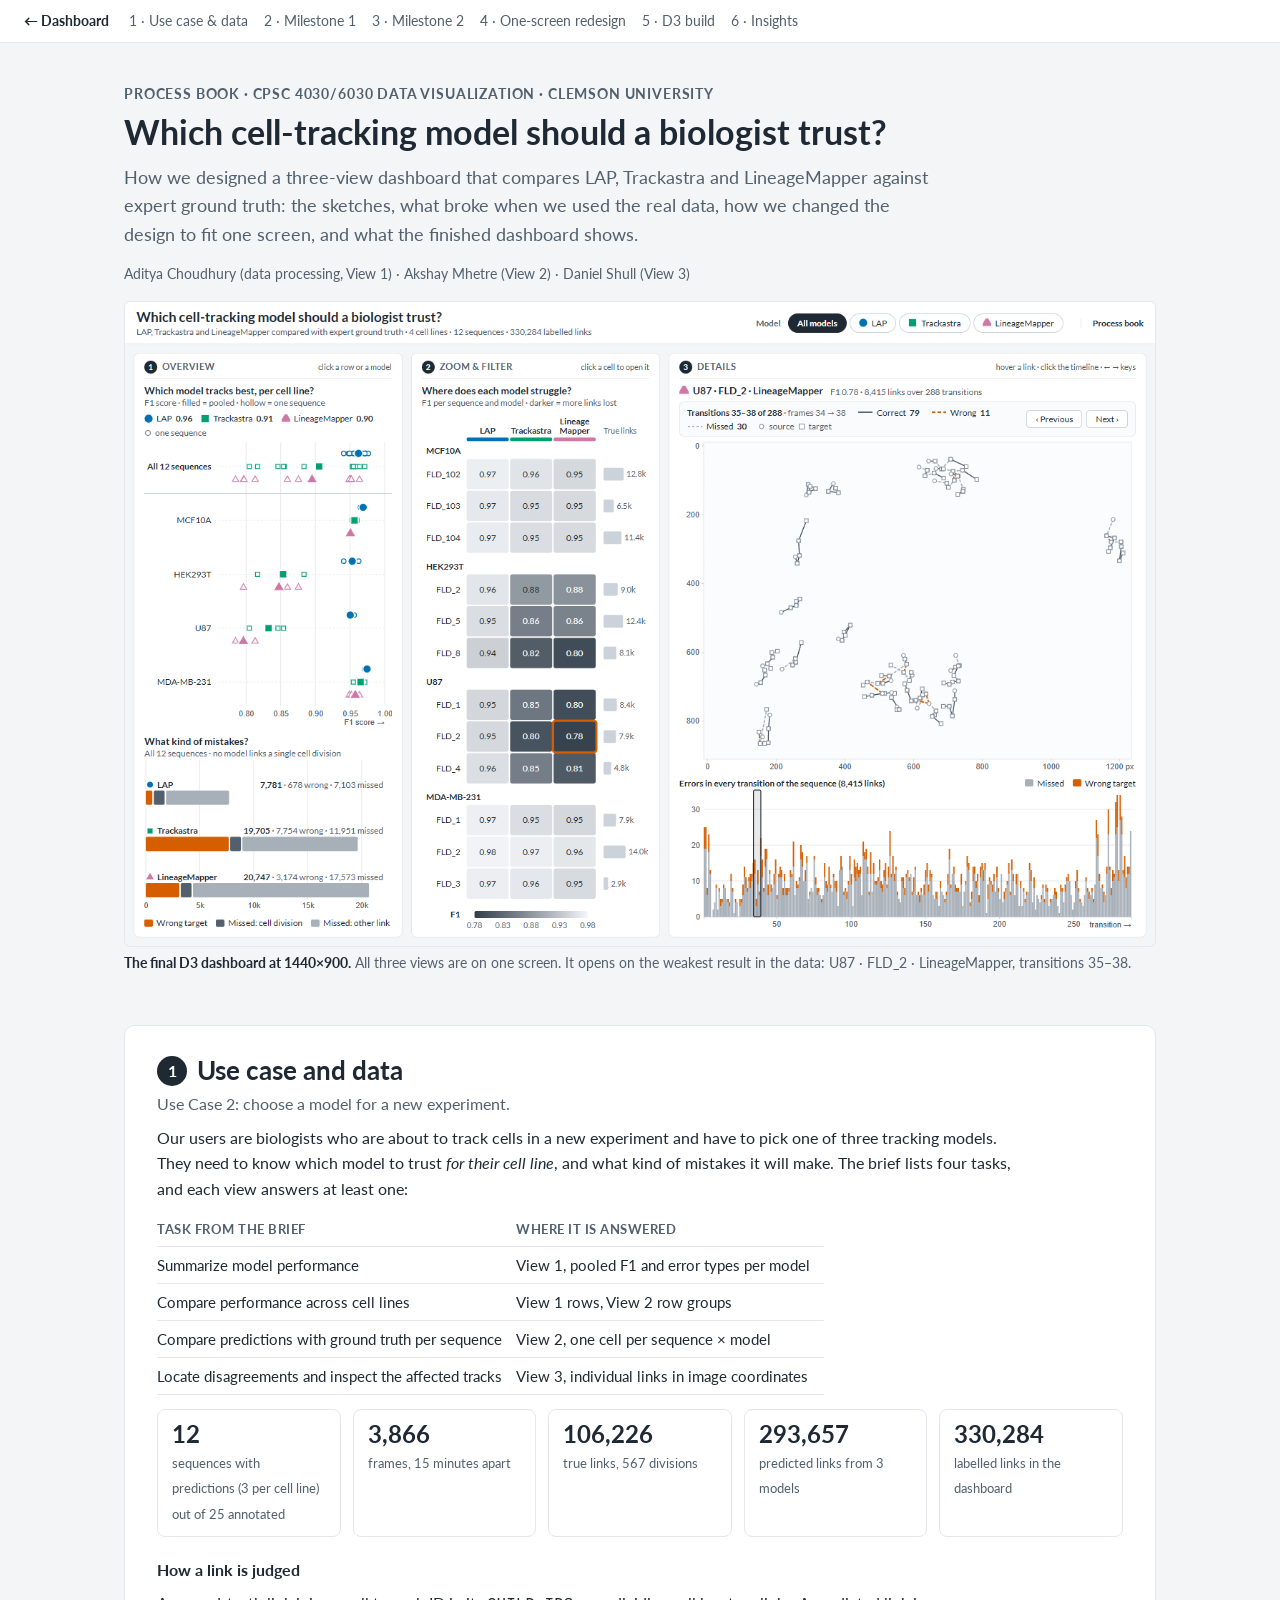
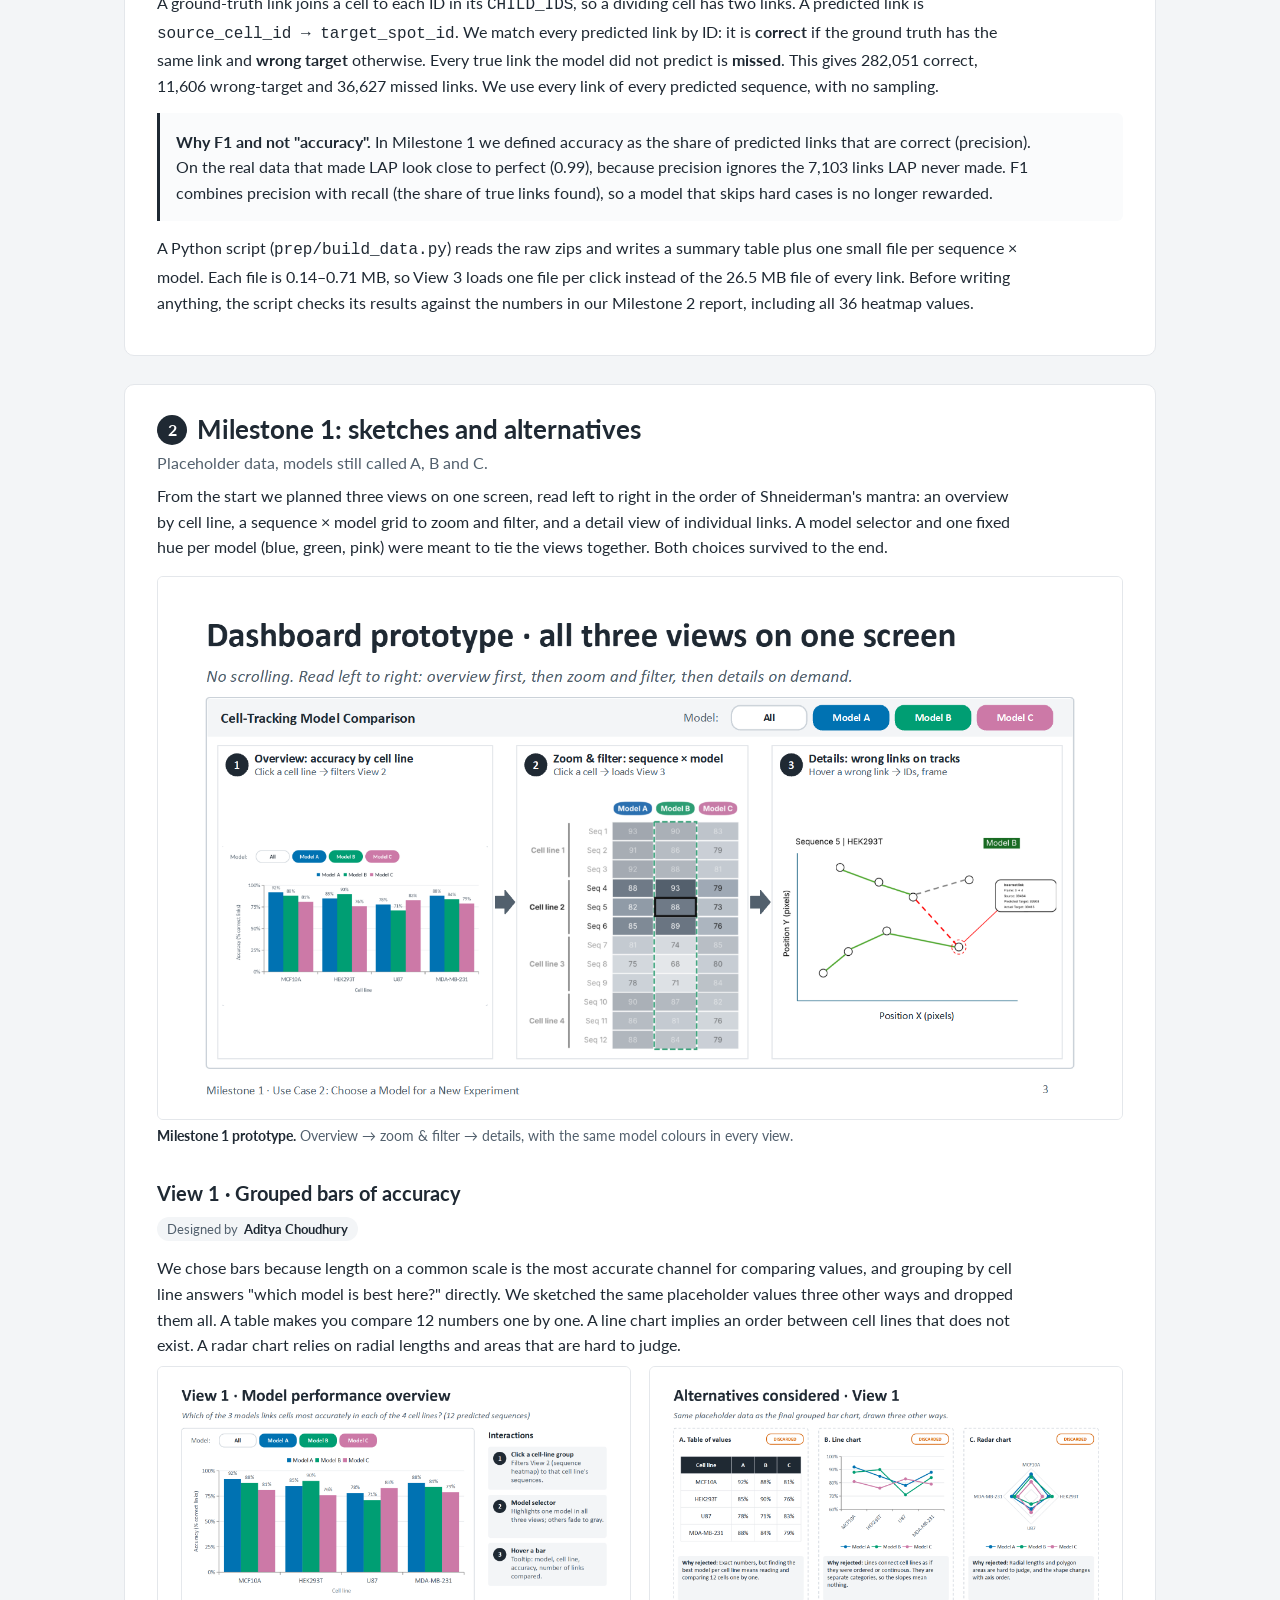
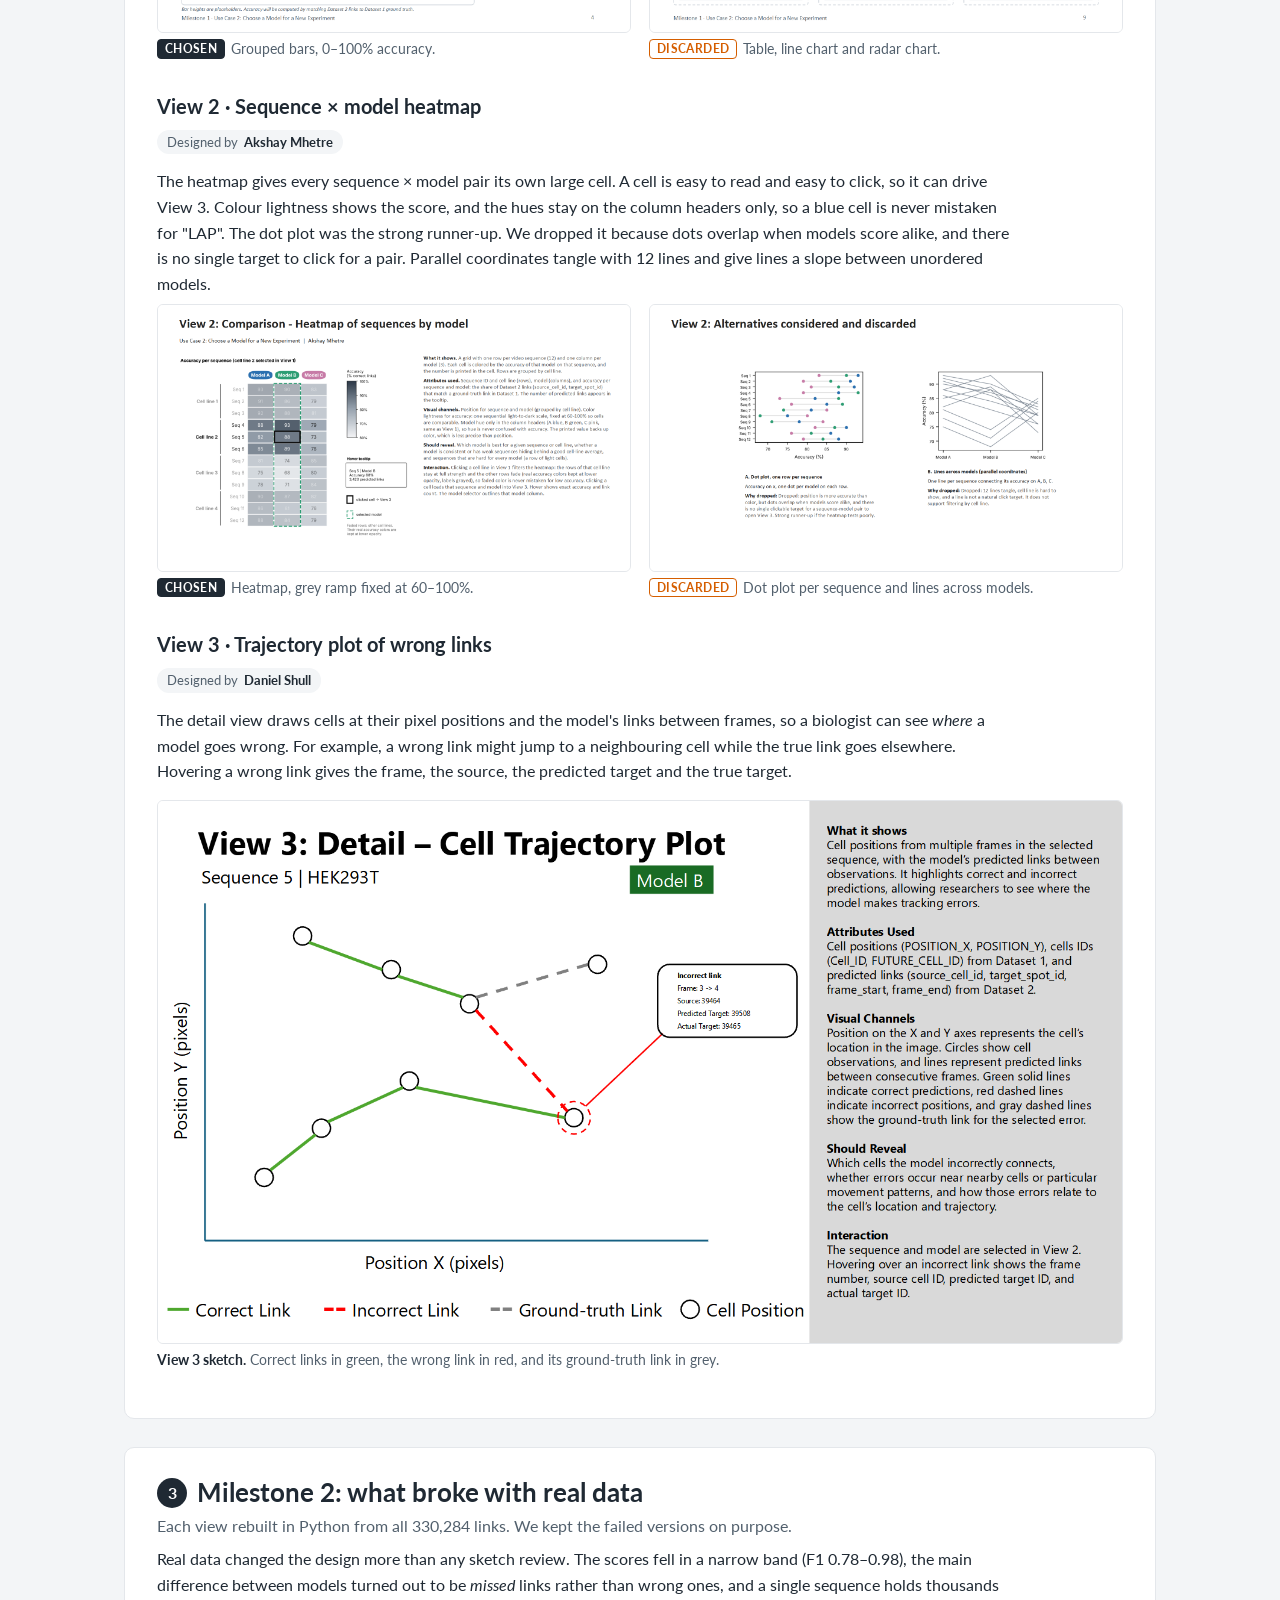
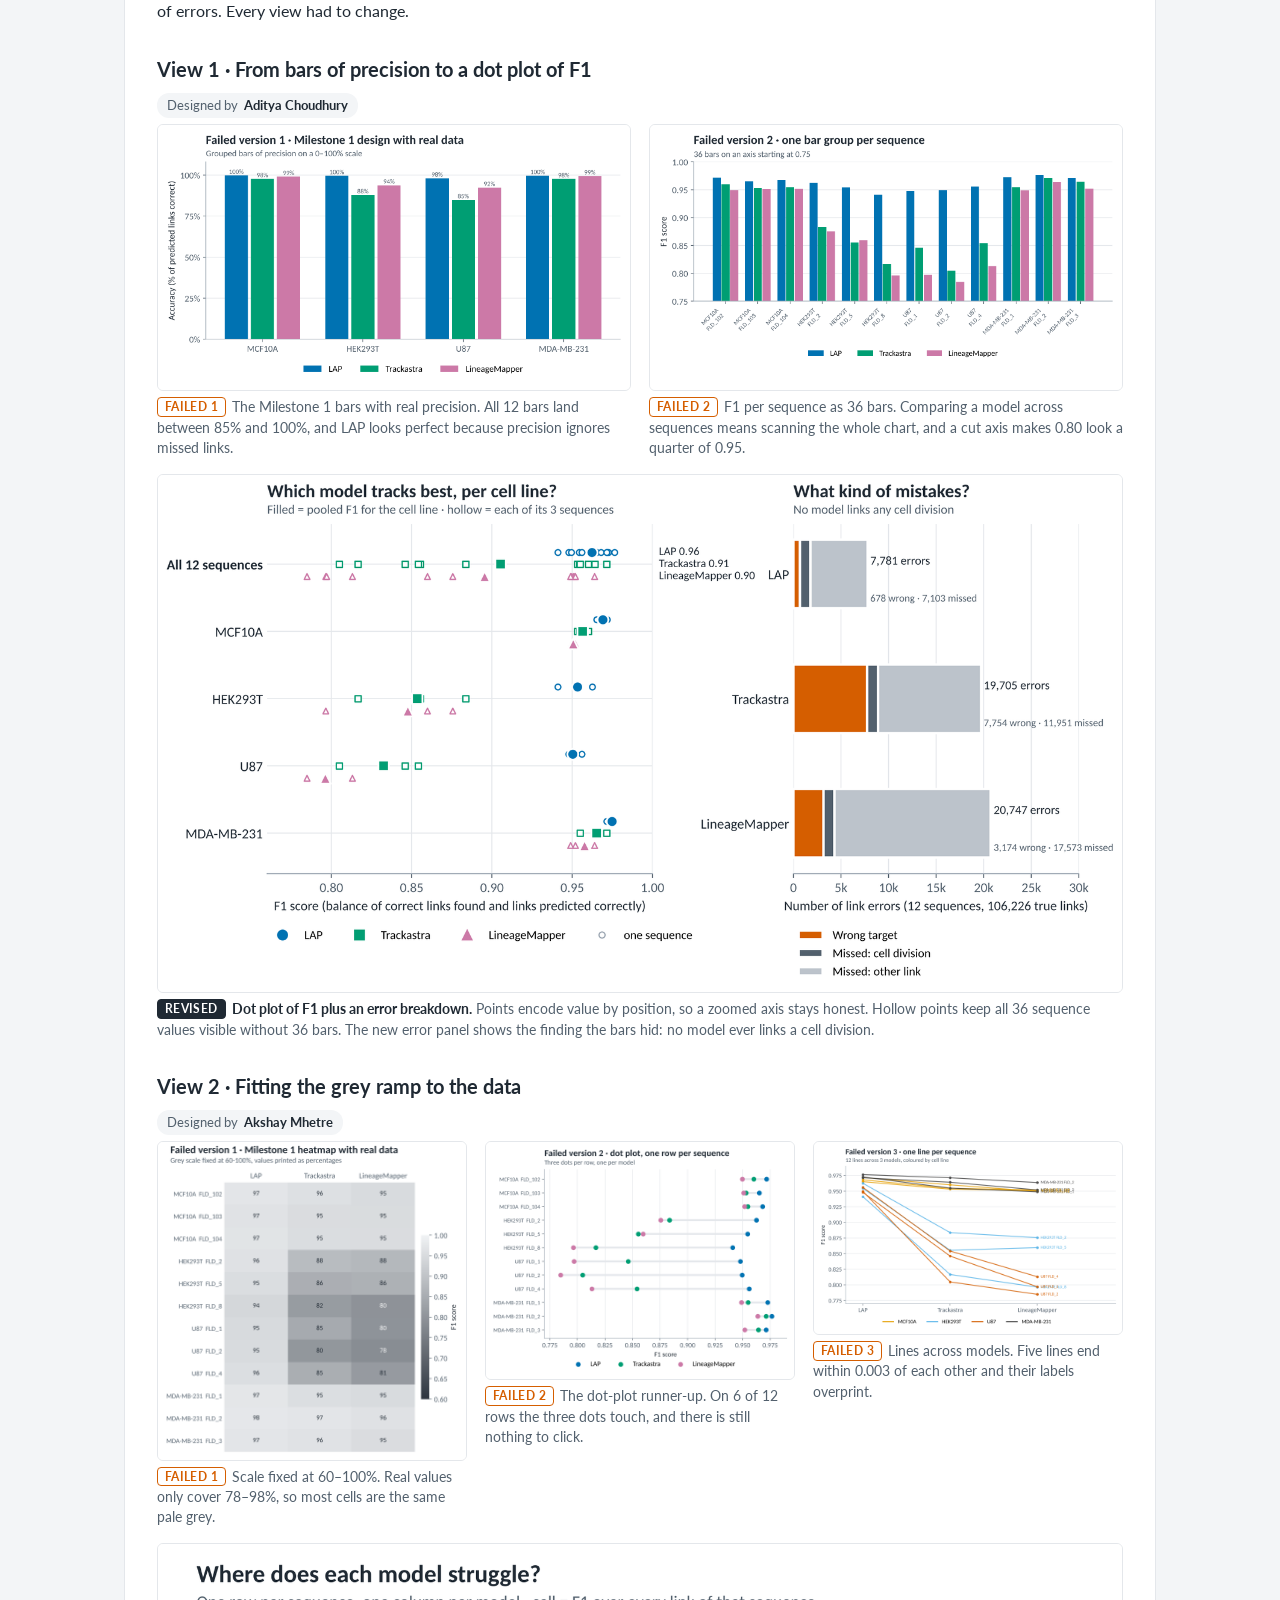
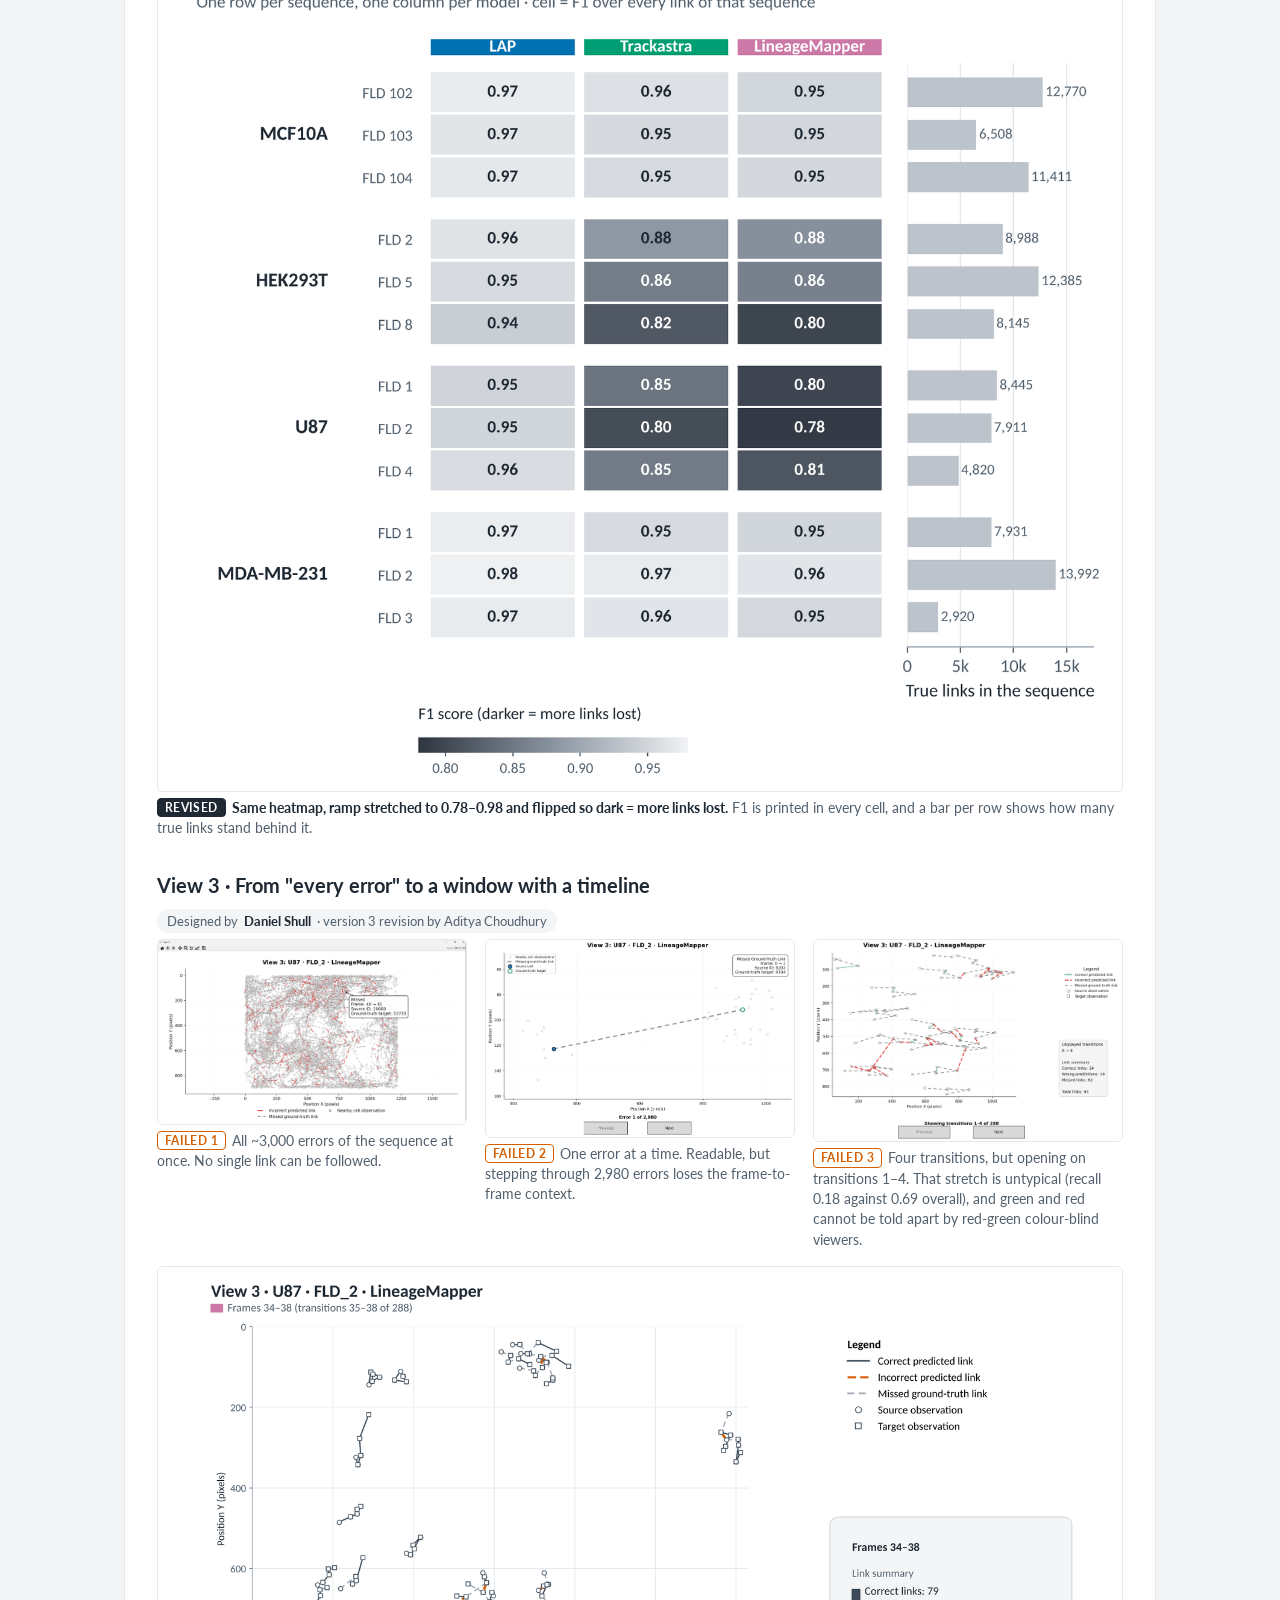
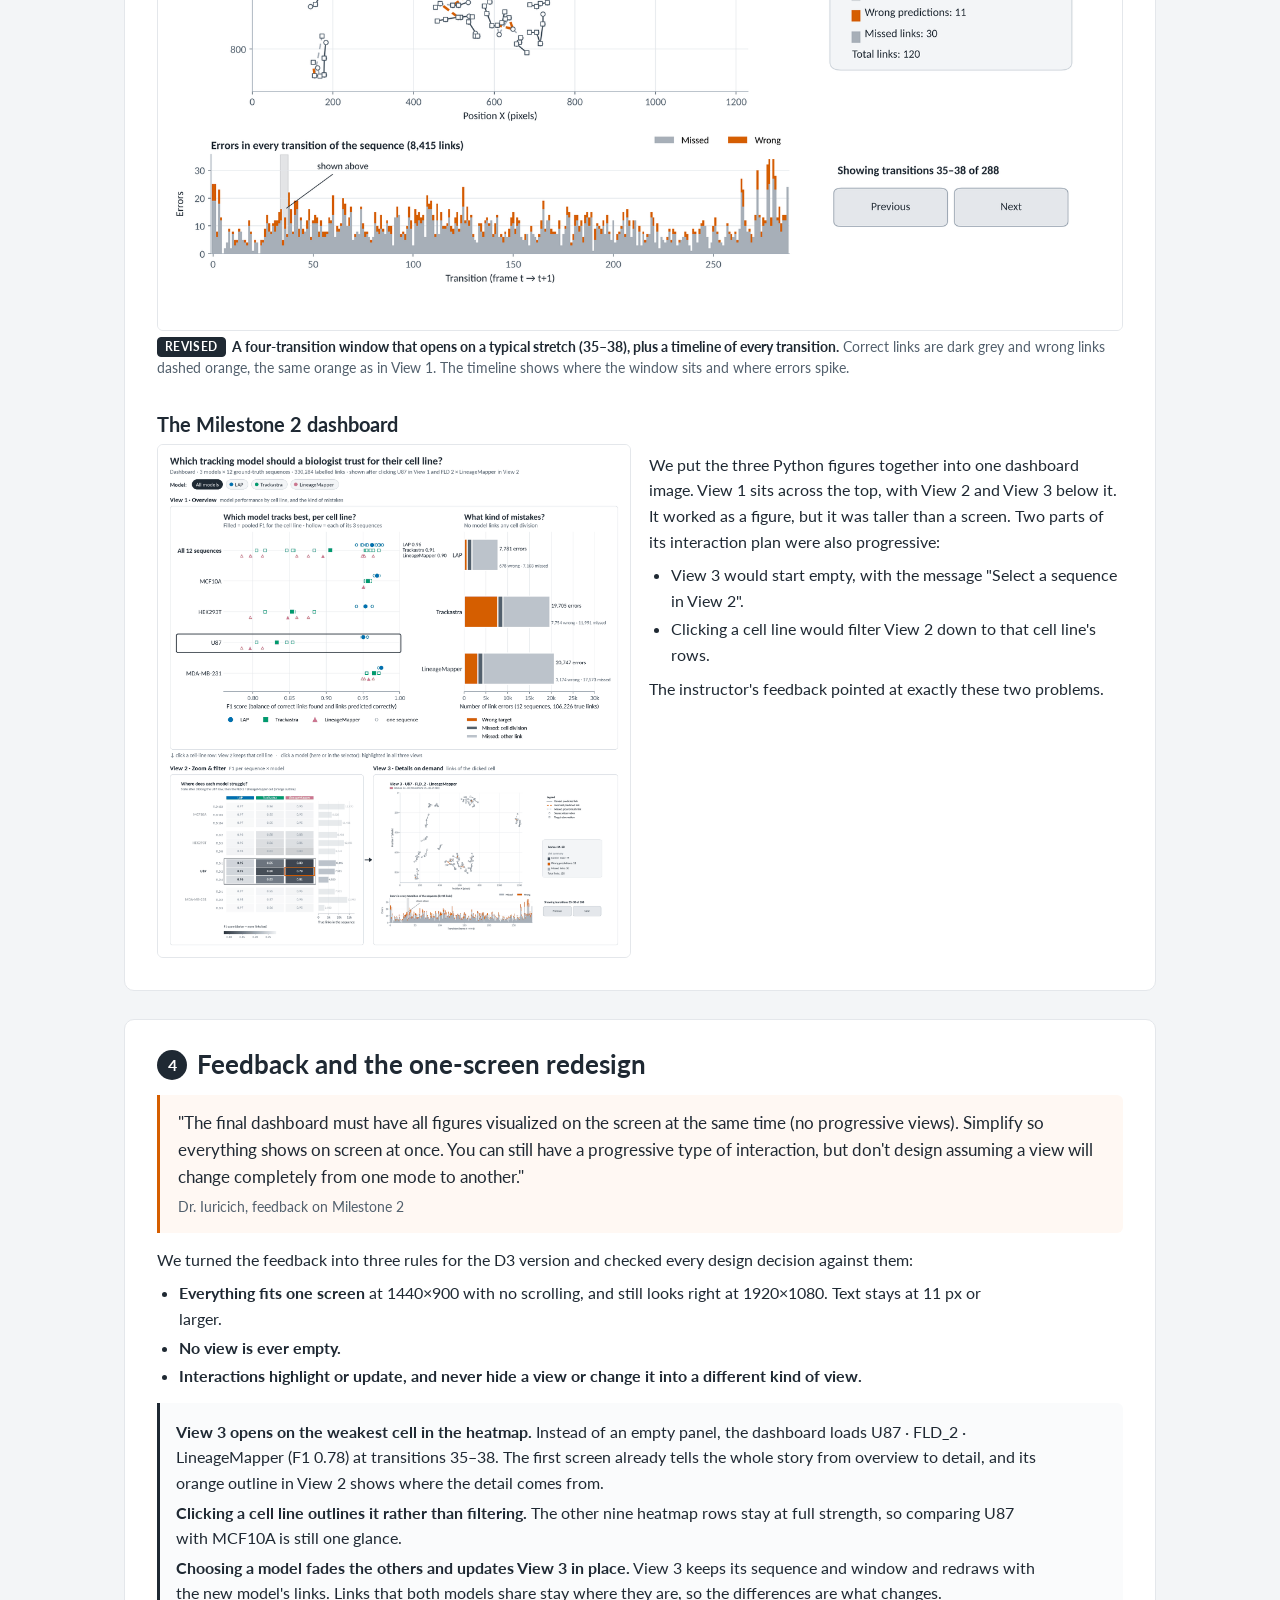
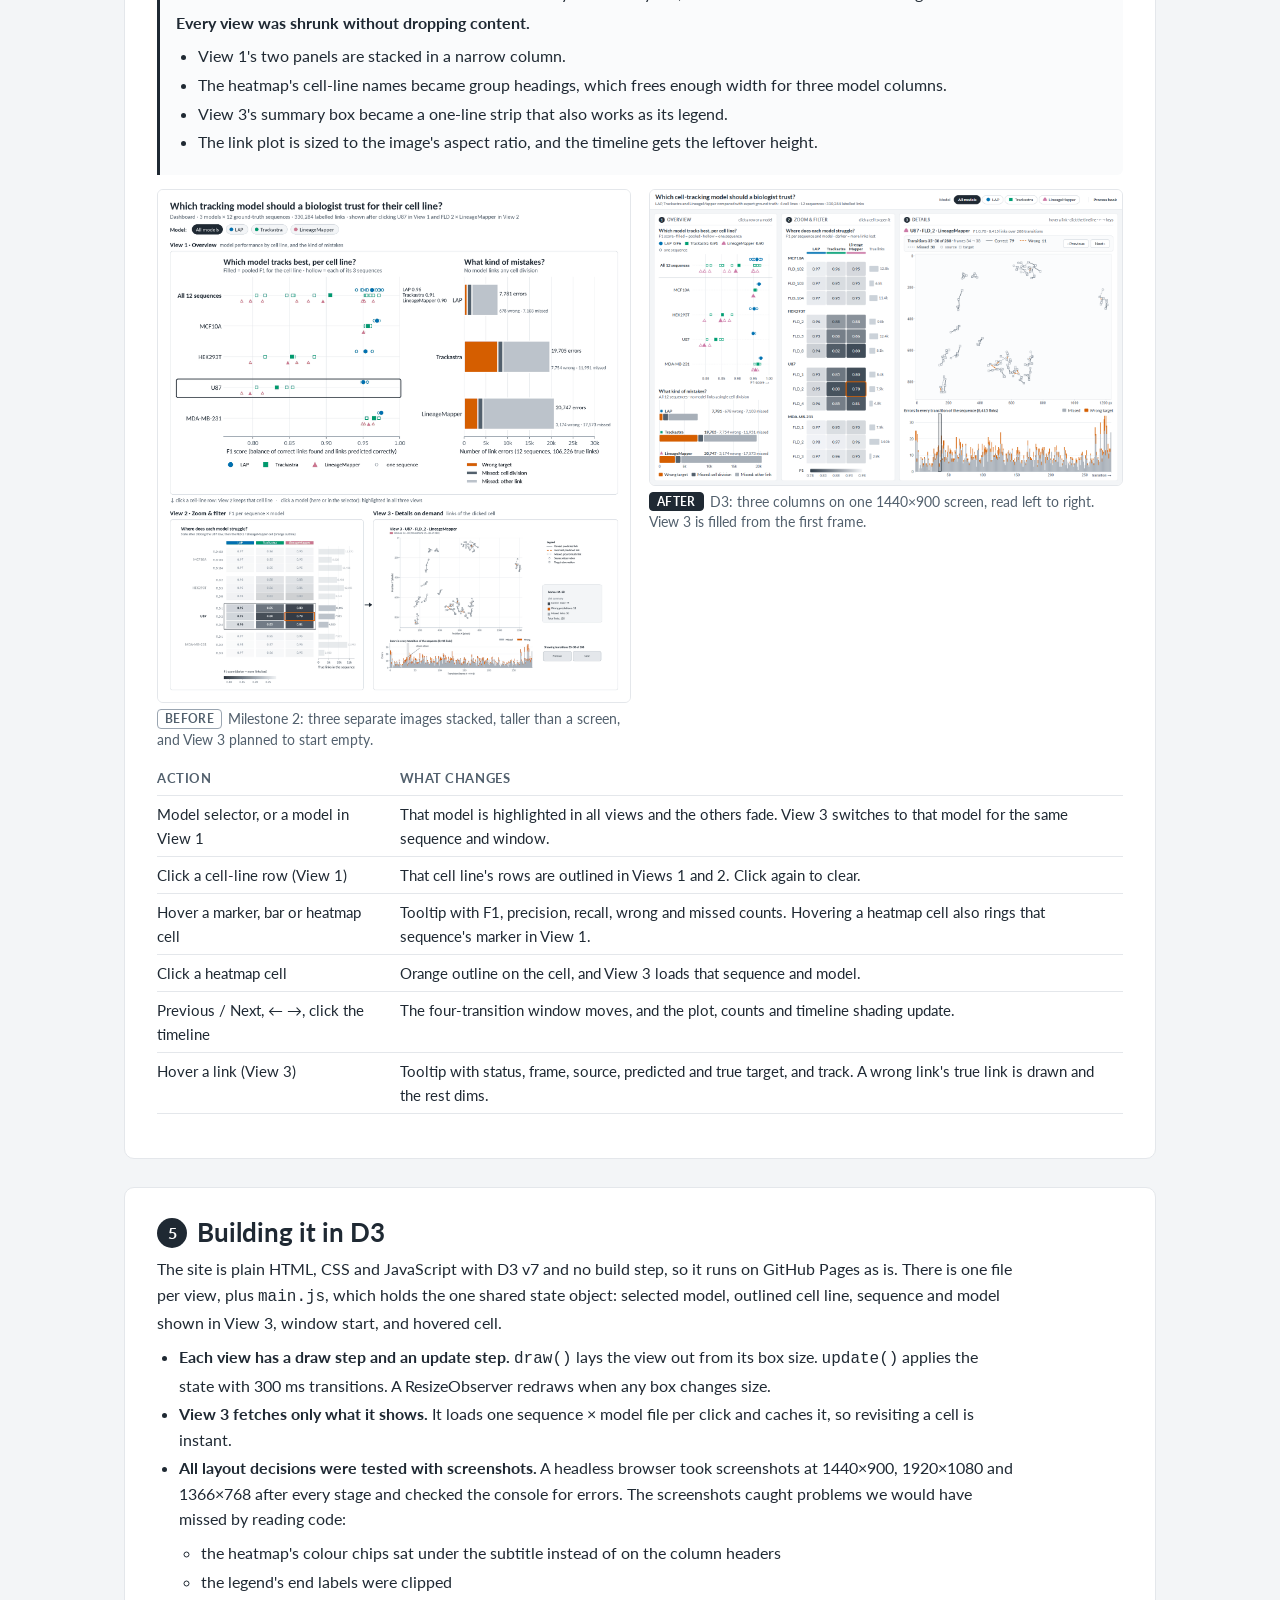
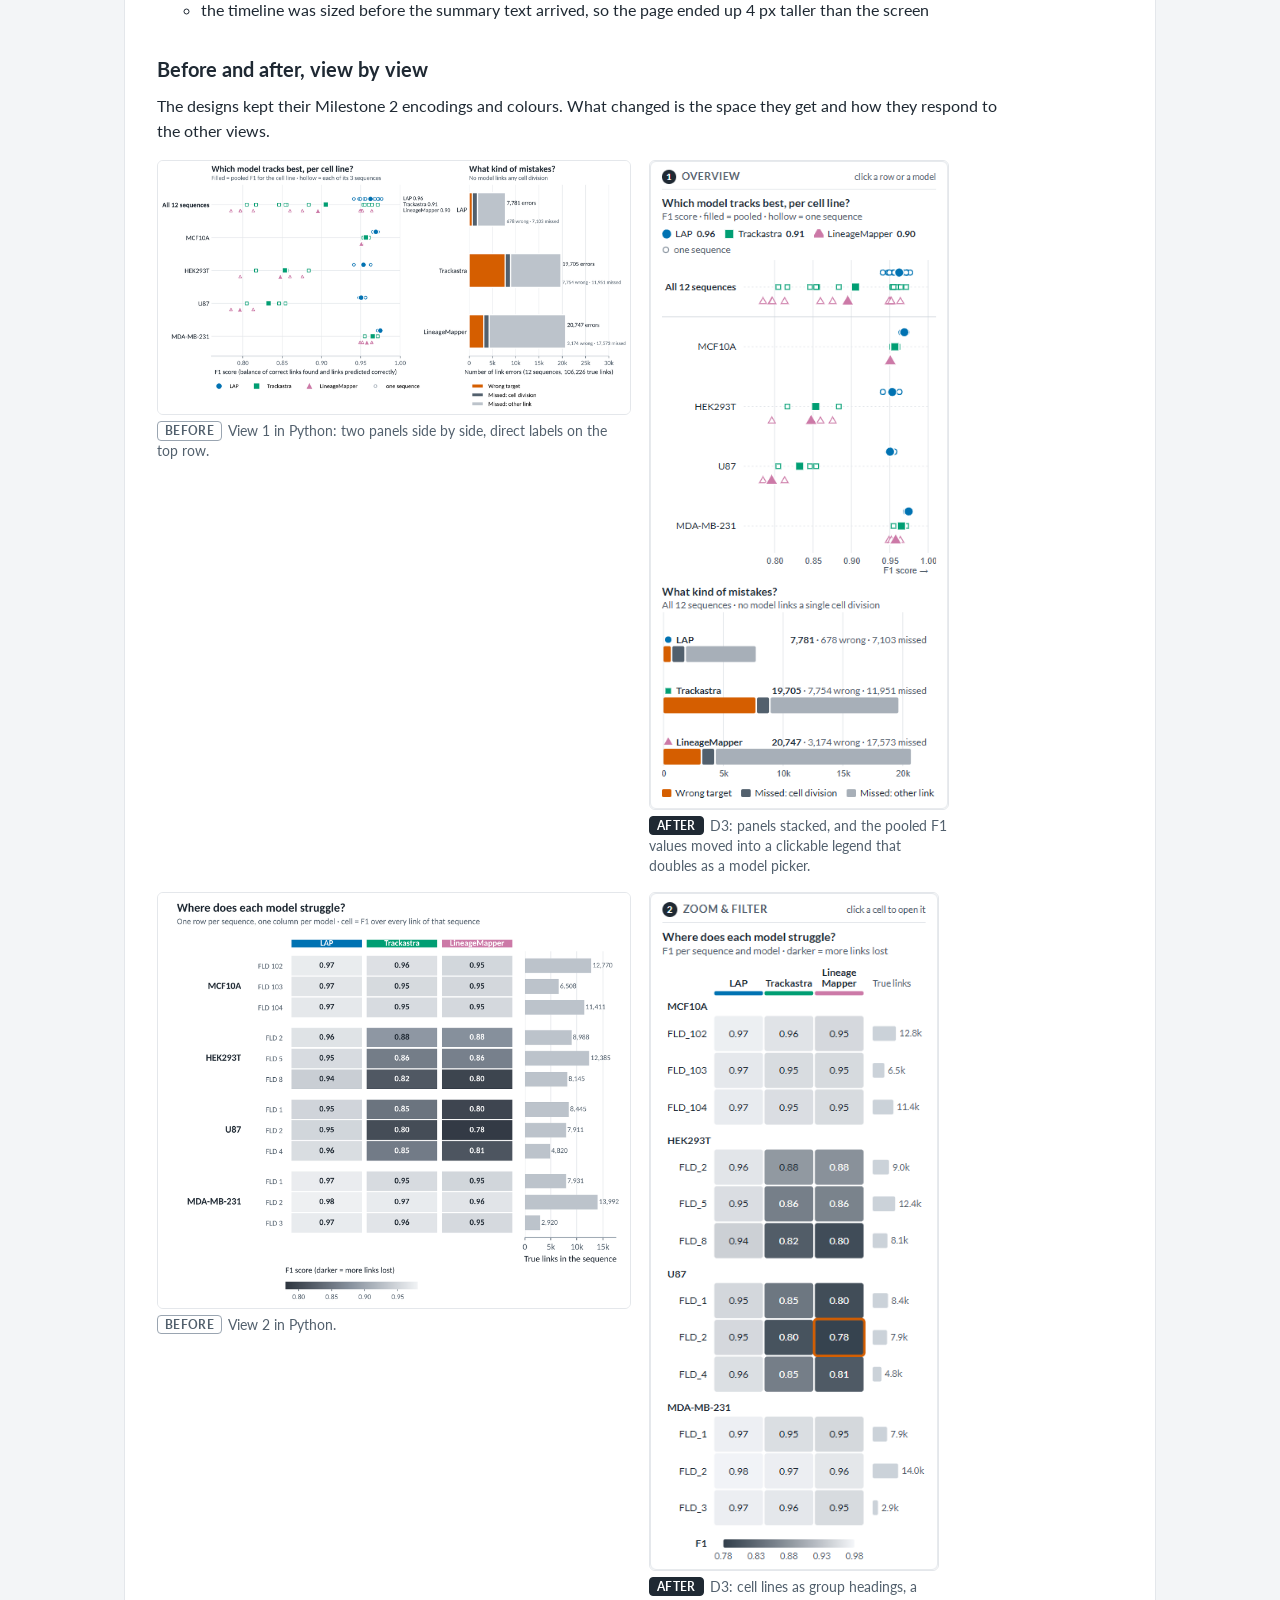
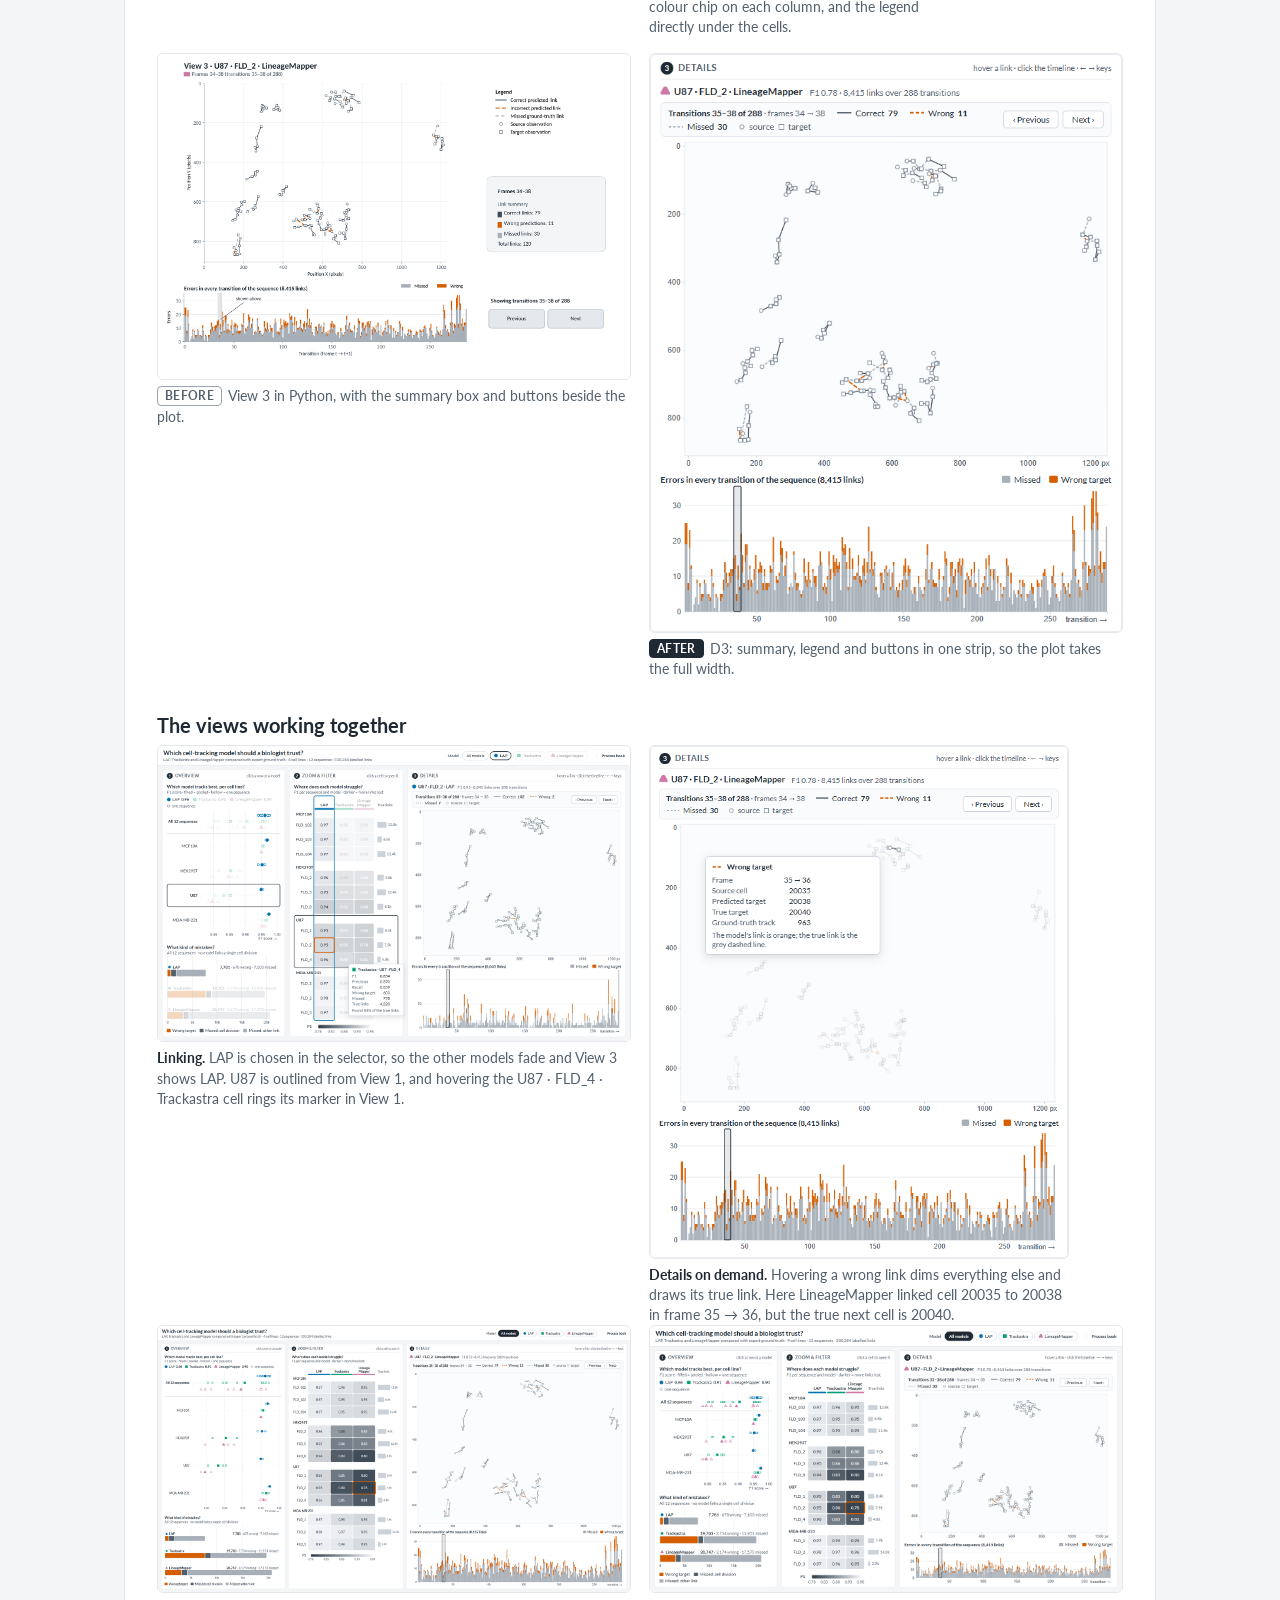
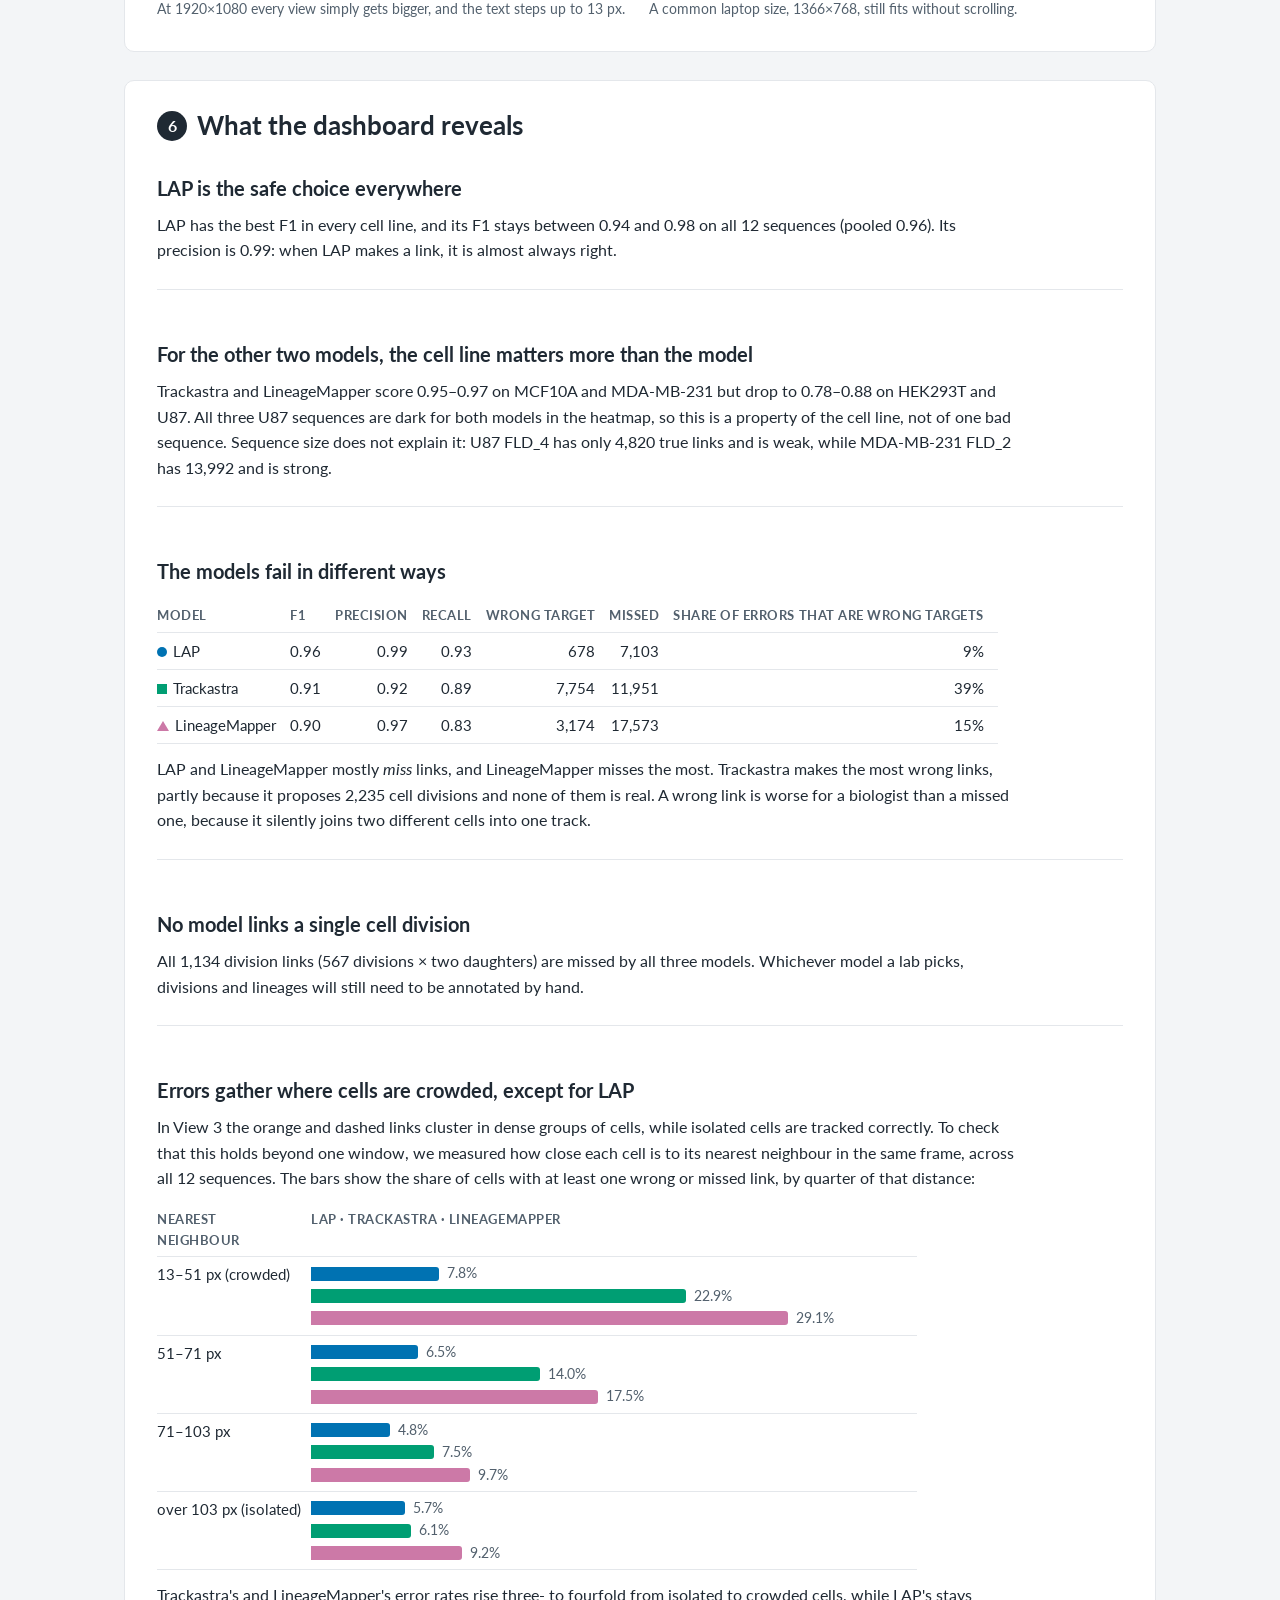
<file: process.html>
<!doctype html>
<html lang="en">
<head>
  <meta charset="utf-8">
  <meta name="viewport" content="width=device-width, initial-scale=1">
  <title>Process Book · Cell-Tracking Models</title>
  <link rel="preconnect" href="https://fonts.googleapis.com">
  <link rel="preconnect" href="https://fonts.gstatic.com" crossorigin>
  <link href="https://fonts.googleapis.com/css2?family=Lato:wght@400;700&display=swap" rel="stylesheet">
  <link rel="icon" href="data:,">
  <link rel="stylesheet" href="css/process.css">
</head>
<body>
  <div class="topbar">
    <a class="back" href="index.html">← Dashboard</a>
    <nav aria-label="Sections">
      <a href="#data">1 · Use case &amp; data</a>
      <a href="#m1">2 · Milestone 1</a>
      <a href="#m2">3 · Milestone 2</a>
      <a href="#redesign">4 · One-screen redesign</a>
      <a href="#d3">5 · D3 build</a>
      <a href="#insights">6 · Insights</a>
    </nav>
  </div>

  <main>
    <header class="hero">
      <div class="kicker">Process book · CPSC 4030/6030 Data Visualization · Clemson University</div>
      <h1>Which cell-tracking model should a biologist trust?</h1>
      <p class="lede">How we designed a three-view dashboard that compares LAP, Trackastra and LineageMapper against expert
        ground truth: the sketches, what broke when we used the real data, how we changed the design to fit one screen, and what the finished dashboard shows.</p>
      <p class="team">Aditya Choudhury (data processing, View 1) · Akshay Mhetre (View 2) · Daniel Shull (View 3)</p>
      <figure>
        <a href="index.html"><img src="img/d3_dashboard.png" alt="The finished dashboard: overview dot plot and error bars on the left, sequence heatmap in the middle, link plot and error timeline on the right" width="1440" height="900"></a>
        <figcaption><b>The final D3 dashboard at 1440×900.</b> All three views are on one screen. It opens on the weakest result in the
          data: U87 · FLD_2 · LineageMapper, transitions 35–38.</figcaption>
      </figure>
    </header>

    <!-- 1 -->
    <section id="data">
      <h2><span class="num">1</span>Use case and data</h2>
      <p class="sub">Use Case 2: choose a model for a new experiment.</p>
      <p>Our users are biologists who are about to track cells in a new experiment and have to pick one of three tracking models.
        They need to know which model to trust <em>for their cell line</em>, and what kind of mistakes it will make. The brief lists four tasks, and each view answers at least one:</p>
      <table>
        <tr><th>Task from the brief</th><th>Where it is answered</th></tr>
        <tr><td>Summarize model performance</td><td>View 1, pooled F1 and error types per model</td></tr>
        <tr><td>Compare performance across cell lines</td><td>View 1 rows, View 2 row groups</td></tr>
        <tr><td>Compare predictions with ground truth per sequence</td><td>View 2, one cell per sequence × model</td></tr>
        <tr><td>Locate disagreements and inspect the affected tracks</td><td>View 3, individual links in image coordinates</td></tr>
      </table>

      <div class="stats">
        <div class="stat"><b>12</b><span>sequences with predictions (3 per cell line) out of 25 annotated</span></div>
        <div class="stat"><b>3,866</b><span>frames, 15 minutes apart</span></div>
        <div class="stat"><b>106,226</b><span>true links, 567 divisions</span></div>
        <div class="stat"><b>293,657</b><span>predicted links from 3 models</span></div>
        <div class="stat"><b>330,284</b><span>labelled links in the dashboard</span></div>
      </div>

      <h4>How a link is judged</h4>
      <p>A ground-truth link joins a cell to each ID in its <code>CHILD_IDS</code>, so a dividing cell has two links. A predicted link is
        <code>source_cell_id → target_spot_id</code>. We match every predicted link by ID: it is <b>correct</b> if the ground truth has
        the same link and <b>wrong target</b> otherwise. Every true link the model did not predict is <b>missed</b>. This gives
        282,051 correct, 11,606 wrong-target and 36,627 missed links. We use every link of every predicted sequence, with no sampling.</p>
      <div class="why">
        <p><b>Why F1 and not "accuracy".</b> In Milestone 1 we defined accuracy as the share of predicted links that are correct
          (precision). On the real data that made LAP look close to perfect (0.99), because precision ignores the 7,103 links LAP never made.
          F1 combines precision with recall (the share of true links found), so a model that skips hard cases is no longer rewarded.</p>
      </div>
      <p>A Python script (<code>prep/build_data.py</code>) reads the raw zips and writes a summary table plus one small file per
        sequence × model. Each file is 0.14–0.71 MB, so View 3 loads one file per click instead of the 26.5 MB file of every link.
        Before writing anything, the script checks its results against the numbers in our Milestone 2 report, including all 36 heatmap values.</p>
    </section>

    <!-- 2 -->
    <section id="m1">
      <h2><span class="num">2</span>Milestone 1: sketches and alternatives</h2>
      <p class="sub">Placeholder data, models still called A, B and C.</p>
      <p>From the start we planned three views on one screen, read left to right in the order of Shneiderman's mantra: an overview by
        cell line, a sequence × model grid to zoom and filter, and a detail view of individual links. A model selector and one fixed hue
        per model (blue, green, pink) were meant to tie the views together. Both choices survived to the end.</p>
      <figure>
        <img src="img/m1_dashboard.png" alt="Milestone 1 dashboard prototype with grouped bars, a heatmap and a trajectory sketch" loading="lazy" width="1600" height="900">
        <figcaption><b>Milestone 1 prototype.</b> Overview → zoom &amp; filter → details, with the same model colours in every view.</figcaption>
      </figure>

      <h3>View 1 · Grouped bars of accuracy</h3>
      <span class="credit">Designed by <b>Aditya Choudhury</b></span>
      <p>We chose bars because length on a common scale is the most accurate channel for comparing values, and grouping by cell line
        answers "which model is best here?" directly. We sketched the same placeholder values three other ways and dropped them all.
        A table makes you compare 12 numbers one by one. A line chart implies an order between cell lines that does not exist. A radar chart
        relies on radial lengths and areas that are hard to judge.</p>
      <div class="grid2">
        <figure><img src="img/m1_view1.png" alt="Milestone 1 View 1 sketch: grouped bars of accuracy by cell line" loading="lazy" width="1600" height="900">
          <figcaption><span class="tag kept">Chosen</span>Grouped bars, 0–100% accuracy.</figcaption></figure>
        <figure><img src="img/m1_view1_alternatives.png" alt="Three discarded alternatives for View 1: a table, a line chart and a radar chart" loading="lazy" width="1600" height="900">
          <figcaption><span class="tag fail">Discarded</span>Table, line chart and radar chart.</figcaption></figure>
      </div>

      <h3>View 2 · Sequence × model heatmap</h3>
      <span class="credit">Designed by <b>Akshay Mhetre</b></span>
      <p>The heatmap gives every sequence × model pair its own large cell. A cell is easy to read and easy to click, so it can drive View 3.
        Colour lightness shows the score, and the hues stay on the column headers only, so a blue cell is never mistaken for "LAP". The dot plot
        was the strong runner-up. We dropped it because dots overlap when models score alike, and there is no single target to click for a pair.
        Parallel coordinates tangle with 12 lines and give lines a slope between unordered models.</p>
      <div class="grid2">
        <figure><img src="img/m1_view2.png" alt="Milestone 1 View 2 sketch: grey heatmap of sequences by model" loading="lazy" width="1600" height="900">
          <figcaption><span class="tag kept">Chosen</span>Heatmap, grey ramp fixed at 60–100%.</figcaption></figure>
        <figure><img src="img/m1_view2_alternatives.png" alt="Two discarded alternatives for View 2: a dot plot and parallel coordinates" loading="lazy" width="1600" height="900">
          <figcaption><span class="tag fail">Discarded</span>Dot plot per sequence and lines across models.</figcaption></figure>
      </div>

      <h3>View 3 · Trajectory plot of wrong links</h3>
      <span class="credit">Designed by <b>Daniel Shull</b></span>
      <p>The detail view draws cells at their pixel positions and the model's links between frames, so a biologist can see <em>where</em>
        a model goes wrong. For example, a wrong link might jump to a neighbouring cell while the true link goes elsewhere. Hovering a wrong link gives the
        frame, the source, the predicted target and the true target.</p>
      <figure><img src="img/m1_view3.png" alt="Milestone 1 View 3 sketch: cell positions with green correct links, a red dashed wrong link and a grey ground-truth link" loading="lazy" width="1600" height="900">
        <figcaption><b>View 3 sketch.</b> Correct links in green, the wrong link in red, and its ground-truth link in grey.</figcaption></figure>
    </section>

    <!-- 3 -->
    <section id="m2">
      <h2><span class="num">3</span>Milestone 2: what broke with real data</h2>
      <p class="sub">Each view rebuilt in Python from all 330,284 links. We kept the failed versions on purpose.</p>
      <p>Real data changed the design more than any sketch review. The scores fell in a narrow band (F1 0.78–0.98), the main difference
        between models turned out to be <em>missed</em> links rather than wrong ones, and a single sequence holds thousands of errors.
        Every view had to change.</p>

      <h3>View 1 · From bars of precision to a dot plot of F1</h3>
      <span class="credit">Designed by <b>Aditya Choudhury</b></span>
      <div class="grid2">
        <figure><img src="img/v1_fail1.png" alt="Failed View 1: grouped bars of precision, all between 85 and 100 percent" loading="lazy" width="1600" height="900">
          <figcaption><span class="tag fail">Failed 1</span>The Milestone 1 bars with real precision. All 12 bars land between 85% and 100%, and LAP
            looks perfect because precision ignores missed links.</figcaption></figure>
        <figure><img src="img/v1_fail2.png" alt="Failed View 1: 36 bars of F1, one group per sequence, on an axis starting at 0.75" loading="lazy" width="1600" height="900">
          <figcaption><span class="tag fail">Failed 2</span>F1 per sequence as 36 bars. Comparing a model across sequences means scanning the
            whole chart, and a cut axis makes 0.80 look a quarter of 0.95.</figcaption></figure>
      </div>
      <figure><img src="img/v1_m2_final.png" alt="Milestone 2 View 1: dot plot of F1 by cell line and stacked bars of error types" loading="lazy" width="1600" height="858">
        <figcaption><span class="tag kept">Revised</span><b>Dot plot of F1 plus an error breakdown.</b> Points encode value by position, so a
          zoomed axis stays honest. Hollow points keep all 36 sequence values visible without 36 bars. The new error panel shows the
          finding the bars hid: no model ever links a cell division.</figcaption></figure>

      <h3>View 2 · Fitting the grey ramp to the data</h3>
      <span class="credit">Designed by <b>Akshay Mhetre</b></span>
      <div class="grid3">
        <figure><img src="img/v2_fail1.png" alt="Failed View 2: heatmap on a 60 to 100 percent grey scale where most cells look alike" loading="lazy" width="1240" height="1280">
          <figcaption><span class="tag fail">Failed 1</span>Scale fixed at 60–100%. Real values only cover 78–98%, so most cells are the same pale grey.</figcaption></figure>
        <figure><img src="img/v2_fail2.png" alt="Failed View 2: dot plot with one row per sequence and overlapping dots" loading="lazy" width="1400" height="1080">
          <figcaption><span class="tag fail">Failed 2</span>The dot-plot runner-up. On 6 of 12 rows the three dots touch, and there is still nothing to click.</figcaption></figure>
        <figure><img src="img/v2_fail3.png" alt="Failed View 2: one line per sequence across the three models, with overlapping end labels" loading="lazy" width="1600" height="1000">
          <figcaption><span class="tag fail">Failed 3</span>Lines across models. Five lines end within 0.003 of each other and their labels overprint.</figcaption></figure>
      </div>
      <figure><img src="img/v2_m2_final.png" alt="Milestone 2 View 2: heatmap with a grey ramp over 0.78 to 0.98 and a bar of true links per sequence" loading="lazy" width="1600" height="1405">
        <figcaption><span class="tag kept">Revised</span><b>Same heatmap, ramp stretched to 0.78–0.98 and flipped so dark = more links lost.</b>
          F1 is printed in every cell, and a bar per row shows how many true links stand behind it.</figcaption></figure>

      <h3>View 3 · From "every error" to a window with a timeline</h3>
      <span class="credit">Designed by <b>Daniel Shull</b> · version 3 revision by Aditya Choudhury</span>
      <div class="grid3">
        <figure><img src="img/v3_fail1.png" alt="Failed View 3: every error of the sequence drawn at once, an unreadable tangle" loading="lazy" width="1600" height="953">
          <figcaption><span class="tag fail">Failed 1</span>All ~3,000 errors of the sequence at once. No single link can be followed.</figcaption></figure>
        <figure><img src="img/v3_fail2.png" alt="Failed View 3: one missed link shown alone with nearby cells" loading="lazy" width="1550" height="988">
          <figcaption><span class="tag fail">Failed 2</span>One error at a time. Readable, but stepping through 2,980 errors loses the frame-to-frame context.</figcaption></figure>
        <figure><img src="img/v3_fail3.png" alt="Failed View 3: four transitions with green and red links, opening on the first four transitions" loading="lazy" width="1536" height="1003">
          <figcaption><span class="tag fail">Failed 3</span>Four transitions, but opening on transitions 1–4. That stretch is untypical (recall 0.18 against 0.69 overall),
            and green and red cannot be told apart by red-green colour-blind viewers.</figcaption></figure>
      </div>
      <figure><img src="img/v3_m2_final.png" alt="Milestone 2 View 3: four transitions with grey and orange links and an error timeline below" loading="lazy" width="1600" height="1101">
        <figcaption><span class="tag kept">Revised</span><b>A four-transition window that opens on a typical stretch (35–38), plus a timeline of every transition.</b>
          Correct links are dark grey and wrong links dashed orange, the same orange as in View 1. The timeline shows where the window
          sits and where errors spike.</figcaption></figure>

      <h3>The Milestone 2 dashboard</h3>
      <div class="grid2">
        <figure><img src="img/m2_dashboard.png" alt="Milestone 2 dashboard figure assembled from three separate Python images" loading="lazy" width="1600" height="1737"></figure>
        <div>
          <p>We put the three Python figures together into one dashboard image. View 1 sits across the top, with View 2 and View 3 below it.
            It worked as a figure, but it was taller than a screen. Two parts of its interaction plan were also progressive:</p>
          <ul>
            <li>View 3 would start empty, with the message "Select a sequence in View 2".</li>
            <li>Clicking a cell line would filter View 2 down to that cell line's rows.</li>
          </ul>
          <p>The instructor's feedback pointed at exactly these two problems.</p>
        </div>
      </div>
    </section>

    <!-- 4 -->
    <section id="redesign">
      <h2><span class="num">4</span>Feedback and the one-screen redesign</h2>
      <blockquote>"The final dashboard must have all figures visualized on the screen at the same time (no progressive views). Simplify so
        everything shows on screen at once. You can still have a progressive type of interaction, but don't design assuming a view will
        change completely from one mode to another."
        <cite>Dr. Iuricich, feedback on Milestone 2</cite></blockquote>
      <p>We turned the feedback into three rules for the D3 version and checked every design decision against them:</p>
      <ul>
        <li><b>Everything fits one screen</b> at 1440×900 with no scrolling, and still looks right at 1920×1080. Text stays at 11 px or larger.</li>
        <li><b>No view is ever empty.</b></li>
        <li><b>Interactions highlight or update, and never hide a view or change it into a different kind of view.</b></li>
      </ul>

      <div class="why">
        <p><b>View 3 opens on the weakest cell in the heatmap.</b> Instead of an empty panel, the dashboard loads U87 · FLD_2 · LineageMapper (F1 0.78)
          at transitions 35–38. The first screen already tells the whole story from overview to detail, and its orange outline in View 2 shows where the detail comes from.</p>
        <p><b>Clicking a cell line outlines it rather than filtering.</b> The other nine heatmap rows stay at full strength, so comparing U87 with MCF10A
          is still one glance.</p>
        <p><b>Choosing a model fades the others and updates View 3 in place.</b> View 3 keeps its sequence and window and redraws with the new model's
          links. Links that both models share stay where they are, so the differences are what changes.</p>
        <p><b>Every view was shrunk without dropping content.</b></p>
          <ul>
            <li>View 1's two panels are stacked in a narrow column.</li>
            <li>The heatmap's cell-line names became group headings, which frees enough width for three model columns.</li>
            <li>View 3's summary box became a one-line strip that also works as its legend.</li>
            <li>The link plot is sized to the image's aspect ratio, and the timeline gets the leftover height.</li>
          </ul>
      </div>

      <div class="grid2">
        <figure><img src="img/m2_dashboard.png" alt="Milestone 2 dashboard image, taller than one screen" loading="lazy" width="1600" height="1737">
          <figcaption><span class="tag before">Before</span>Milestone 2: three separate images stacked, taller than a screen, and View 3 planned to start empty.</figcaption></figure>
        <figure><img src="img/d3_dashboard.png" alt="D3 dashboard with three columns on one screen" loading="lazy" width="1440" height="900">
          <figcaption><span class="tag kept">After</span>D3: three columns on one 1440×900 screen, read left to right. View 3 is filled from the first frame.</figcaption></figure>
      </div>

      <table>
        <tr><th>Action</th><th>What changes</th></tr>
        <tr><td>Model selector, or a model in View 1</td><td>That model is highlighted in all views and the others fade. View 3 switches to that model for the same sequence and window.</td></tr>
        <tr><td>Click a cell-line row (View 1)</td><td>That cell line's rows are outlined in Views 1 and 2. Click again to clear.</td></tr>
        <tr><td>Hover a marker, bar or heatmap cell</td><td>Tooltip with F1, precision, recall, wrong and missed counts. Hovering a heatmap cell also rings that sequence's marker in View 1.</td></tr>
        <tr><td>Click a heatmap cell</td><td>Orange outline on the cell, and View 3 loads that sequence and model.</td></tr>
        <tr><td>Previous / Next, ← →, click the timeline</td><td>The four-transition window moves, and the plot, counts and timeline shading update.</td></tr>
        <tr><td>Hover a link (View 3)</td><td>Tooltip with status, frame, source, predicted and true target, and track. A wrong link's true link is drawn and the rest dims.</td></tr>
      </table>
    </section>

    <!-- 5 -->
    <section id="d3">
      <h2><span class="num">5</span>Building it in D3</h2>
      <p>The site is plain HTML, CSS and JavaScript with D3 v7 and no build step, so it runs on GitHub Pages as is. There is one file per view, plus
        <code>main.js</code>, which holds the one shared state object: selected model, outlined cell line, sequence and model shown in View 3, window start, and hovered cell.</p>
      <ul>
        <li><b>Each view has a draw step and an update step.</b> <code>draw()</code> lays the view out from its box size. <code>update()</code> applies the state with 300 ms transitions.
          A ResizeObserver redraws when any box changes size.</li>
        <li><b>View 3 fetches only what it shows.</b> It loads one sequence × model file per click and caches it, so revisiting a cell is instant.</li>
        <li><b>All layout decisions were tested with screenshots.</b> A headless browser took screenshots at 1440×900, 1920×1080 and 1366×768 after every stage and checked the console for errors.
          The screenshots caught problems we would have missed by reading code:
          <ul>
            <li>the heatmap's colour chips sat under the subtitle instead of on the column headers</li>
            <li>the legend's end labels were clipped</li>
            <li>the timeline was sized before the summary text arrived, so the page ended up 4 px taller than the screen</li>
          </ul></li>
      </ul>

      <h3>Before and after, view by view</h3>
      <p>The designs kept their Milestone 2 encodings and colours. What changed is the space they get and how they respond to the other views.</p>
      <div class="row grid2">
        <figure><img src="img/v1_m2_final.png" alt="Milestone 2 View 1 in Python" loading="lazy" width="1600" height="858">
          <figcaption><span class="tag before">Before</span>View 1 in Python: two panels side by side, direct labels on the top row.</figcaption></figure>
        <figure style="max-width:300px"><img src="img/d3_view1.png" alt="D3 View 1 in a narrow column" loading="lazy" width="376" height="817">
          <figcaption><span class="tag kept">After</span>D3: panels stacked, and the pooled F1 values moved into a clickable legend that doubles as a model picker.</figcaption></figure>
      </div>
      <div class="row grid2">
        <figure><img src="img/v2_m2_final.png" alt="Milestone 2 View 2 in Python" loading="lazy" width="1600" height="1405">
          <figcaption><span class="tag before">Before</span>View 2 in Python.</figcaption></figure>
        <figure style="max-width:290px"><img src="img/d3_view2.png" alt="D3 View 2 heatmap with group headings" loading="lazy" width="348" height="817">
          <figcaption><span class="tag kept">After</span>D3: cell lines as group headings, a colour chip on each column, and the legend directly under the cells.</figcaption></figure>
      </div>
      <div class="row grid2">
        <figure><img src="img/v3_m2_final.png" alt="Milestone 2 View 3 in Python" loading="lazy" width="1600" height="1101">
          <figcaption><span class="tag before">Before</span>View 3 in Python, with the summary box and buttons beside the plot.</figcaption></figure>
        <figure><img src="img/d3_view3.png" alt="D3 View 3 with summary strip, link plot and timeline" loading="lazy" width="668" height="817">
          <figcaption><span class="tag kept">After</span>D3: summary, legend and buttons in one strip, so the plot takes the full width.</figcaption></figure>
      </div>

      <h3>The views working together</h3>
      <div class="grid2">
        <figure><img src="img/d3_linked.png" alt="Dashboard with LAP highlighted, U87 outlined and a heatmap cell hovered" loading="lazy" width="1440" height="900">
          <figcaption><b>Linking.</b> LAP is chosen in the selector, so the other models fade and View 3 shows LAP. U87 is outlined from View 1, and hovering
            the U87 · FLD_4 · Trackastra cell rings its marker in View 1.</figcaption></figure>
        <figure style="max-width:420px"><img src="img/d3_hover.png" alt="View 3 with a wrong link hovered and its true link drawn" loading="lazy" width="668" height="817">
          <figcaption><b>Details on demand.</b> Hovering a wrong link dims everything else and draws its true link. Here LineageMapper linked cell 20035
            to 20038 in frame 35 → 36, but the true next cell is 20040.</figcaption></figure>
      </div>
      <div class="grid2">
        <figure><img src="img/d3_dashboard_1920.png" alt="Dashboard at 1920 by 1080" loading="lazy" width="1600" height="900">
          <figcaption>At 1920×1080 every view simply gets bigger, and the text steps up to 13 px.</figcaption></figure>
        <figure><img src="img/d3_dashboard_1366.png" alt="Dashboard at 1366 by 768" loading="lazy" width="1366" height="768">
          <figcaption>A common laptop size, 1366×768, still fits without scrolling.</figcaption></figure>
      </div>
    </section>

    <!-- 6 -->
    <section id="insights">
      <h2><span class="num">6</span>What the dashboard reveals</h2>

      <div class="finding">
        <h3>LAP is the safe choice everywhere</h3>
        <p>LAP has the best F1 in every cell line, and its F1 stays between 0.94 and 0.98 on all 12 sequences (pooled 0.96). Its precision is 0.99:
          when LAP makes a link, it is almost always right.</p>
      </div>

      <div class="finding">
        <h3>For the other two models, the cell line matters more than the model</h3>
        <p>Trackastra and LineageMapper score 0.95–0.97 on MCF10A and MDA-MB-231 but drop to 0.78–0.88 on HEK293T and U87. All three U87 sequences are
          dark for both models in the heatmap, so this is a property of the cell line, not of one bad sequence. Sequence size does not explain it:
          U87 FLD_4 has only 4,820 true links and is weak, while MDA-MB-231 FLD_2 has 13,992 and is strong.</p>
      </div>

      <div class="finding">
        <h3>The models fail in different ways</h3>
        <table>
          <tr><th>Model</th><th>F1</th><th>Precision</th><th>Recall</th><th>Wrong target</th><th>Missed</th><th>Share of errors that are wrong targets</th></tr>
          <tr><td><i class="mk lap"></i>LAP</td><td class="n">0.96</td><td class="n">0.99</td><td class="n">0.93</td><td class="n">678</td><td class="n">7,103</td><td class="n">9%</td></tr>
          <tr><td><i class="mk tra"></i>Trackastra</td><td class="n">0.91</td><td class="n">0.92</td><td class="n">0.89</td><td class="n">7,754</td><td class="n">11,951</td><td class="n">39%</td></tr>
          <tr><td><i class="mk lm"></i>LineageMapper</td><td class="n">0.90</td><td class="n">0.97</td><td class="n">0.83</td><td class="n">3,174</td><td class="n">17,573</td><td class="n">15%</td></tr>
        </table>
        <p>LAP and LineageMapper mostly <em>miss</em> links, and LineageMapper misses the most. Trackastra makes the most wrong links, partly because it
          proposes 2,235 cell divisions and none of them is real. A wrong link is worse for a biologist than a missed one, because it silently joins two different cells into one track.</p>
      </div>

      <div class="finding">
        <h3>No model links a single cell division</h3>
        <p>All 1,134 division links (567 divisions × two daughters) are missed by all three models. Whichever model a lab picks, divisions and
          lineages will still need to be annotated by hand.</p>
      </div>

      <div class="finding">
        <h3>Errors gather where cells are crowded, except for LAP</h3>
        <p>In View 3 the orange and dashed links cluster in dense groups of cells, while isolated cells are tracked correctly. To check that this holds beyond
          one window, we measured how close each cell is to its nearest neighbour in the same frame, across all 12 sequences. The bars show the share of
          cells with at least one wrong or missed link, by quarter of that distance:</p>
        <table class="bars">
          <tr><th>Nearest neighbour</th><th>LAP · Trackastra · LineageMapper</th></tr>
          <tr><td>13–51 px (crowded)</td><td>
            <div class="bar"><i style="width:21.4%;background:var(--lap)"></i><span>7.8%</span></div>
            <div class="bar"><i style="width:62.9%;background:var(--tra)"></i><span>22.9%</span></div>
            <div class="bar"><i style="width:80%;background:var(--lm)"></i><span>29.1%</span></div></td></tr>
          <tr><td>51–71 px</td><td>
            <div class="bar"><i style="width:17.9%;background:var(--lap)"></i><span>6.5%</span></div>
            <div class="bar"><i style="width:38.5%;background:var(--tra)"></i><span>14.0%</span></div>
            <div class="bar"><i style="width:48.1%;background:var(--lm)"></i><span>17.5%</span></div></td></tr>
          <tr><td>71–103 px</td><td>
            <div class="bar"><i style="width:13.2%;background:var(--lap)"></i><span>4.8%</span></div>
            <div class="bar"><i style="width:20.6%;background:var(--tra)"></i><span>7.5%</span></div>
            <div class="bar"><i style="width:26.7%;background:var(--lm)"></i><span>9.7%</span></div></td></tr>
          <tr><td>over 103 px (isolated)</td><td>
            <div class="bar"><i style="width:15.7%;background:var(--lap)"></i><span>5.7%</span></div>
            <div class="bar"><i style="width:16.8%;background:var(--tra)"></i><span>6.1%</span></div>
            <div class="bar"><i style="width:25.3%;background:var(--lm)"></i><span>9.2%</span></div></td></tr>
        </table>
        <p>Trackastra's and LineageMapper's error rates rise three- to fourfold from isolated to crowded cells, while LAP's stays between 5% and 8%.
          (Computed from the link files with <code>prep/crowding.py</code>.) This is the
          most practical result for a new experiment: the denser the culture, the bigger LAP's advantage.</p>
      </div>

      <div class="finding">
        <h3>Same cells, different models</h3>
        <p>Switching the model in View 3 keeps the sequence and window, so two models can be compared link by link. On U87 · FLD_2, transitions
          35–38, LAP gets 102 links right with 2 wrong and 7 missed. LineageMapper gets 79 right, with 11 wrong and 30 missed.</p>
        <div class="grid2">
          <figure><img src="img/d3_v3_lap.png" alt="View 3 with LAP: almost all links solid" loading="lazy" width="668" height="817">
            <figcaption><i class="mk lap"></i><b>LAP</b>: 102 correct · 2 wrong · 7 missed.</figcaption></figure>
          <figure><img src="img/d3_v3_lm.png" alt="View 3 with LineageMapper: many dashed missed and orange wrong links" loading="lazy" width="668" height="817">
            <figcaption><i class="mk lm"></i><b>LineageMapper</b>: 79 correct · 11 wrong · 30 missed.</figcaption></figure>
        </div>
      </div>

      <div class="finding">
        <h3>Errors happen almost everywhere, and spike at the end</h3>
        <div class="grid2">
          <div>
            <p>The error timeline for U87 · FLD_2 · LineageMapper has errors in 286 of its 288 transitions, with a median of 9 per transition.
              The highest spikes all fall in the last 20 transitions (273–282). Clicking a spike opens it: transitions 273–276 have
              13 wrong and 52 missed links against 49 correct.</p>
            <p>A biologist can use this to judge whether a model's failures are spread out, or tied to a moment in the experiment
              when the culture becomes dense.</p>
          </div>
          <figure><img src="img/d3_timeline_jump.png" alt="View 3 after clicking a late spike in the timeline" loading="lazy" width="668" height="817">
            <figcaption>The window moved to the late spike (transitions 273–276) by clicking the timeline.</figcaption></figure>
        </div>
      </div>

      <div class="why">
        <p><b>Recommendation.</b> For a new experiment, choose <b>LAP</b>. Avoid Trackastra and LineageMapper for dense cultures and for cell lines
          like U87 and HEK293T. For any model, check cell divisions by hand.</p>
      </div>
    </section>
  </main>

  <footer>
    <p>Original view designs: View 1 and data processing by Aditya Choudhury, View 2 by Akshay Mhetre, View 3 by Daniel Shull.
      Data: CPSC 4030/6030 project dataset (ground-truth tracks and LAP, Trackastra and LineageMapper predictions).
      Built with <a href="https://d3js.org">D3.js</a> v7. <a href="index.html">Back to the dashboard</a>.</p>
  </footer>
</body>
</html>
</file>
<file: css/process.css>
:root {
  --ink: #1F2933;
  --muted: #52606D;
  --grid: #E4E7EB;
  --page: #F3F5F7;
  --wrong: #D55E00;
  --lap: #0072B2;
  --tra: #009E73;
  --lm: #CC79A7;
}

* { box-sizing: border-box; }

html { scroll-behavior: smooth; scroll-padding-top: 64px; }

body {
  margin: 0;
  background: var(--page);
  color: var(--ink);
  font-family: Lato, "Segoe UI", Helvetica, Arial, sans-serif;
  font-size: 16px;
  line-height: 1.6;
}

a { color: var(--lap); }

.topbar {
  position: sticky;
  top: 0;
  z-index: 5;
  display: flex;
  align-items: center;
  gap: 20px;
  padding: 10px 24px;
  background: #fff;
  border-bottom: 1px solid var(--grid);
  font-size: 14px;
}

.topbar .back { font-weight: 700; color: var(--ink); text-decoration: none; white-space: nowrap; }
.topbar .back:hover { text-decoration: underline; }

.topbar nav { display: flex; flex-wrap: wrap; gap: 4px 16px; }
.topbar nav a { color: var(--muted); text-decoration: none; white-space: nowrap; }
.topbar nav a:hover { color: var(--ink); }

main { max-width: 1080px; margin: 0 auto; padding: 0 24px 64px; }

header.hero { padding: 40px 0 8px; }

.kicker { color: var(--muted); font-size: 14px; letter-spacing: 0.06em; text-transform: uppercase; font-weight: 700; }

h1 { font-size: 34px; line-height: 1.2; margin: 6px 0 10px; }

.lede { font-size: 18px; color: var(--muted); max-width: 820px; margin: 0; }

.team { margin-top: 14px; font-size: 14px; color: var(--muted); }

section {
  margin-top: 28px;
  padding: 28px 32px 32px;
  background: #fff;
  border: 1px solid var(--grid);
  border-radius: 10px;
}

h2 { font-size: 26px; line-height: 1.25; margin: 0 0 4px; }

h2 .num {
  display: inline-block;
  width: 30px;
  height: 30px;
  margin-right: 10px;
  border-radius: 50%;
  background: var(--ink);
  color: #fff;
  font-size: 16px;
  line-height: 30px;
  text-align: center;
  vertical-align: 3px;
}

h3 { font-size: 20px; margin: 30px 0 4px; }

h4 { font-size: 16px; margin: 20px 0 2px; }

p { margin: 8px 0; max-width: 860px; }

ul { margin: 8px 0; padding-left: 22px; max-width: 860px; }
li { margin: 3px 0; }

.sub { color: var(--muted); margin-top: 0; }

.credit {
  display: inline-flex;
  align-items: center;
  gap: 6px;
  margin: 4px 0 6px;
  padding: 2px 10px;
  border-radius: 12px;
  background: var(--page);
  color: var(--muted);
  font-size: 13px;
}

.credit b { color: var(--ink); }

figure { margin: 16px 0; }

figure img {
  display: block;
  width: 100%;
  height: auto;
  border: 1px solid var(--grid);
  border-radius: 6px;
  background: #fff;
}

figure a { display: block; }

figcaption { margin-top: 6px; color: var(--muted); font-size: 14px; line-height: 1.45; }

figcaption b { color: var(--ink); }

.grid2, .grid3 { display: grid; gap: 18px; align-items: start; }
.grid2 { grid-template-columns: 1fr 1fr; }
.grid3 { grid-template-columns: 1fr 1fr 1fr; }
.grid2 figure, .grid3 figure { margin: 0; }
.row { margin: 16px 0; }

/* narrow screenshots side by side */
.views3 { display: grid; grid-template-columns: 376fr 348fr 668fr; gap: 12px; align-items: start; }

.tag {
  display: inline-block;
  margin-right: 6px;
  padding: 0 7px;
  border-radius: 4px;
  font-size: 12px;
  font-weight: 700;
  letter-spacing: 0.03em;
  text-transform: uppercase;
  vertical-align: 1px;
}

.tag.fail { color: var(--wrong); border: 1px solid var(--wrong); }
.tag.kept { color: #fff; background: var(--ink); border: 1px solid var(--ink); }
.tag.before { color: var(--muted); border: 1px solid #9AA5B1; }

.why {
  margin: 14px 0;
  padding: 12px 16px;
  border-left: 3px solid var(--ink);
  background: #FAFBFC;
  border-radius: 0 6px 6px 0;
}

.why p { margin: 4px 0; }

blockquote {
  margin: 14px 0;
  padding: 14px 18px;
  border-left: 3px solid var(--wrong);
  background: #FFF8F3;
  border-radius: 0 6px 6px 0;
  font-size: 17px;
}

blockquote cite { display: block; margin-top: 6px; color: var(--muted); font-size: 14px; font-style: normal; }

table { border-collapse: collapse; margin: 12px 0; font-size: 15px; }
th, td { padding: 6px 14px 6px 0; border-bottom: 1px solid var(--grid); text-align: left; vertical-align: top; }
th { font-size: 13px; color: var(--muted); text-transform: uppercase; letter-spacing: 0.04em; }
td.n { text-align: right; font-variant-numeric: tabular-nums; }

.stats { display: flex; flex-wrap: wrap; gap: 12px; margin: 14px 0; }

.stat {
  flex: 1 1 150px;
  padding: 10px 14px;
  border: 1px solid var(--grid);
  border-radius: 8px;
}

.stat b { display: block; font-size: 24px; line-height: 1.2; }
.stat span { color: var(--muted); font-size: 13px; }

.finding { margin-top: 26px; padding-top: 18px; border-top: 1px solid var(--grid); }
.finding:first-of-type { border-top: 0; padding-top: 0; }

/* small bar table for the crowding result */
.bars { width: 100%; max-width: 760px; }
.bars td { padding: 5px 10px 5px 0; }
.bars td:first-child { width: 150px; white-space: nowrap; }
.bar { display: flex; align-items: center; gap: 8px; }
.bar i { display: block; height: 14px; border-radius: 0 3px 3px 0; }
.bar span { font-size: 14px; font-variant-numeric: tabular-nums; color: var(--muted); }

.mk { display: inline-block; width: 10px; height: 10px; margin-right: 6px; vertical-align: 0; }
.mk.lap { background: var(--lap); border-radius: 50%; }
.mk.tra { background: var(--tra); }
.mk.lm { width: 0; height: 0; border-left: 6px solid transparent; border-right: 6px solid transparent; border-bottom: 10px solid var(--lm); }

footer { max-width: 1080px; margin: 0 auto; padding: 0 24px 40px; color: var(--muted); font-size: 14px; }

@media (max-width: 820px) {
  .topbar { flex-direction: column; align-items: flex-start; gap: 4px; padding: 8px 16px; }
  main, footer { padding-left: 16px; padding-right: 16px; }
  section { padding: 20px 16px 24px; }
  h1 { font-size: 26px; }
  .grid2, .grid3, .views3 { grid-template-columns: 1fr; }
}
</file>
